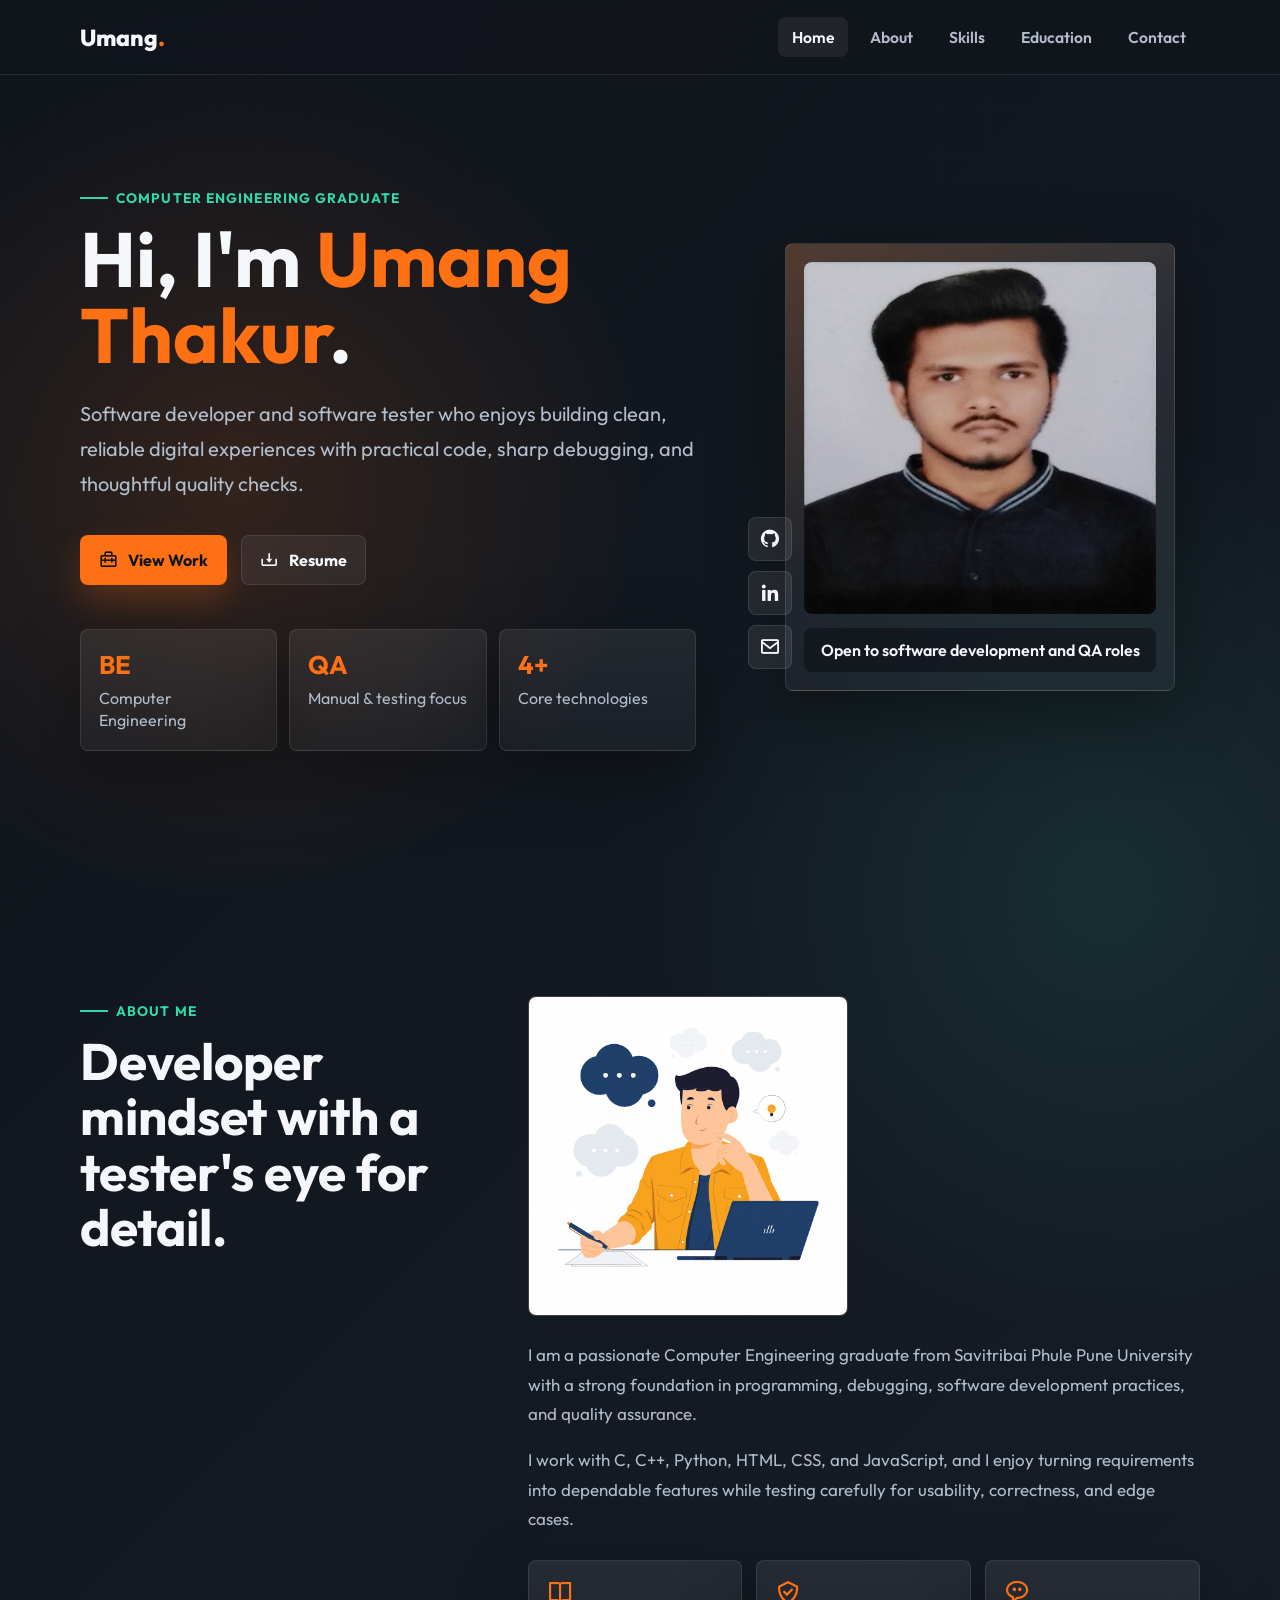
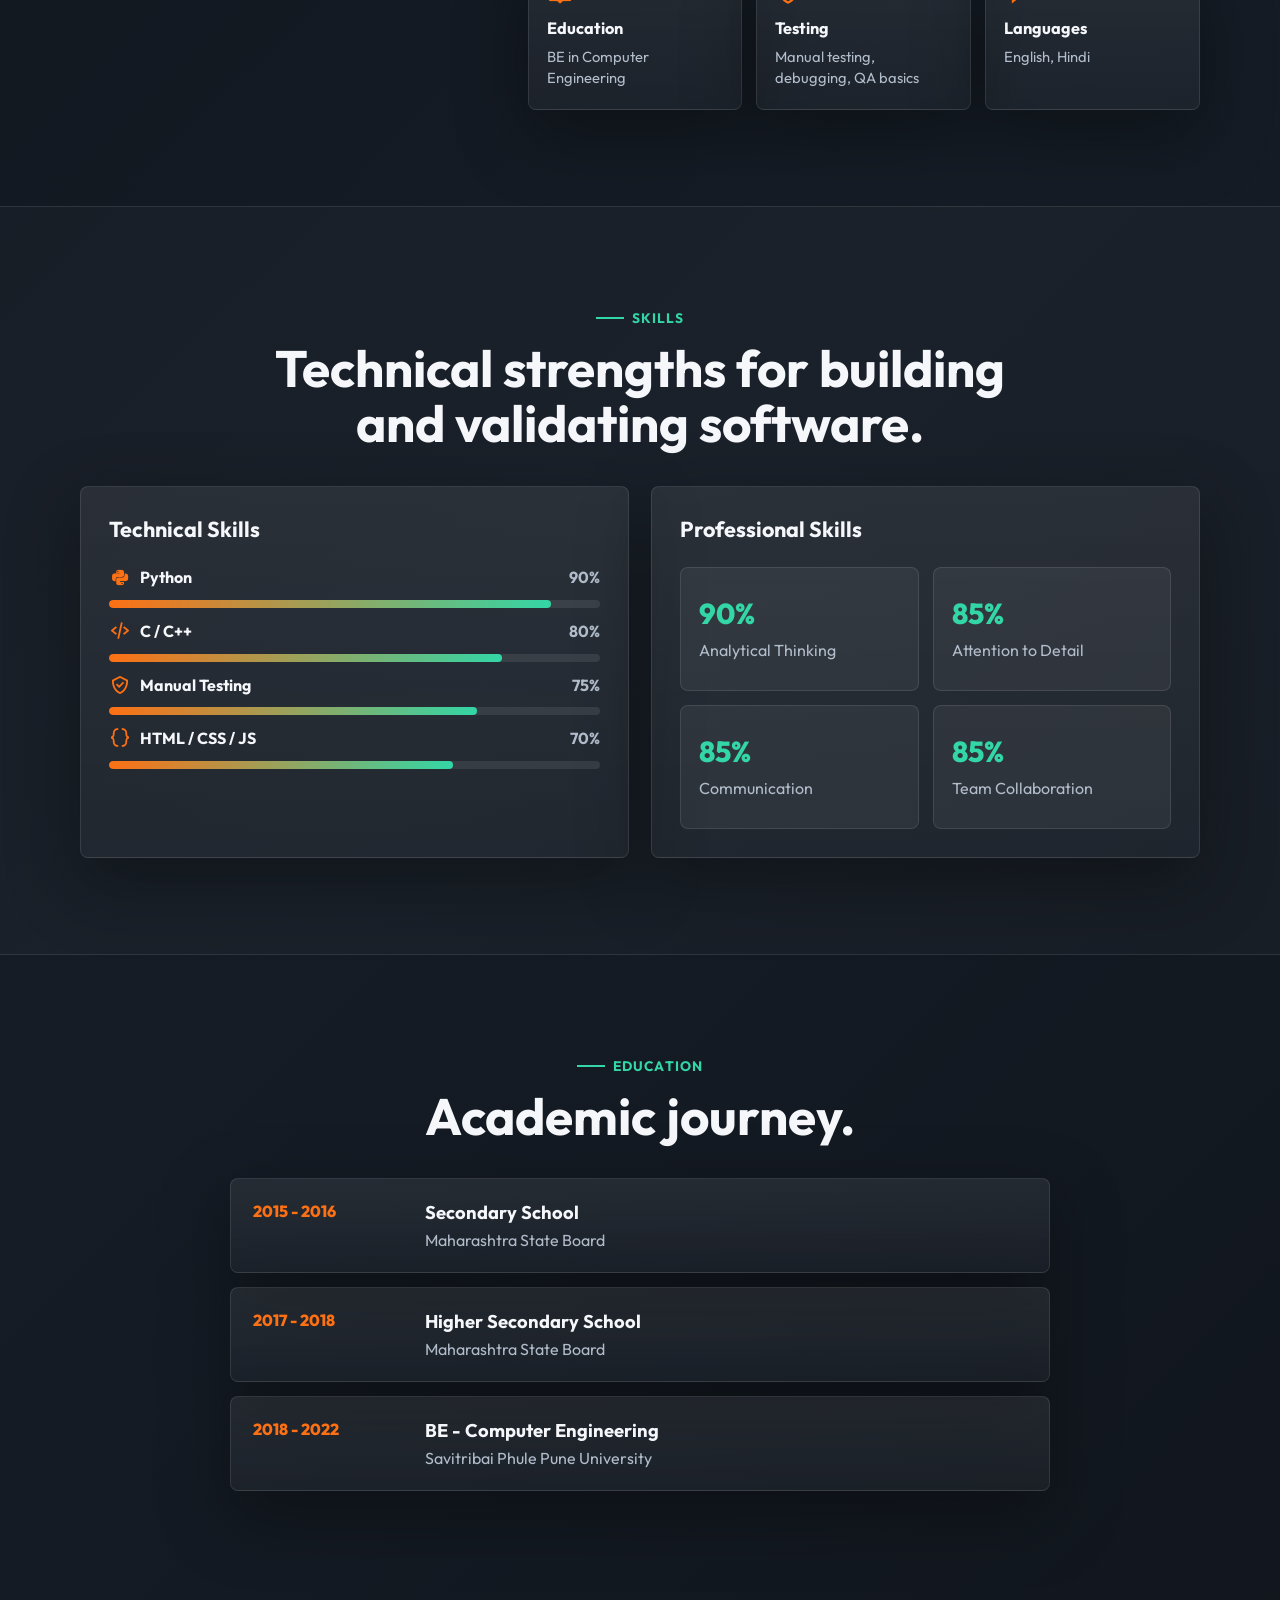
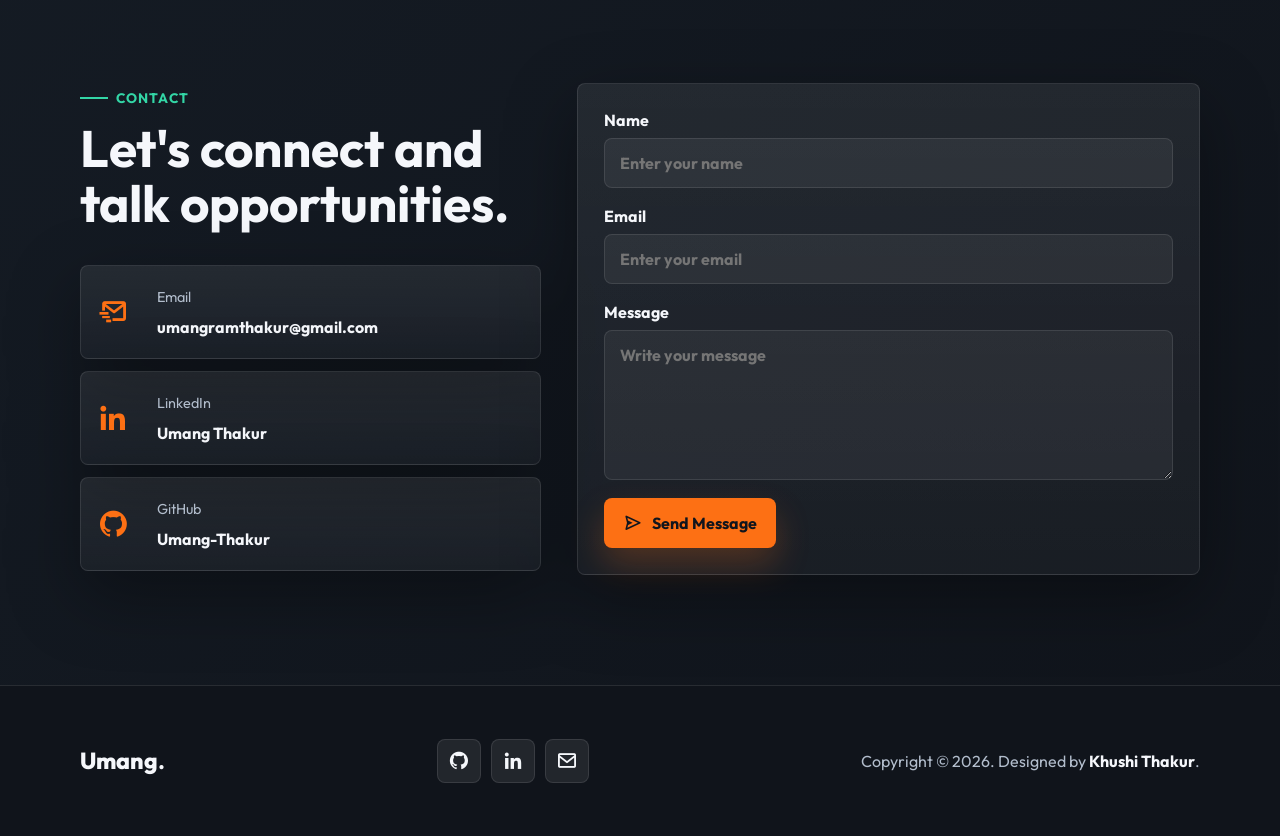
<file: index.html>
<!DOCTYPE html>
<html lang="en">

<head>
    <meta charset="UTF-8">
    <meta name="viewport" content="width=device-width, initial-scale=1.0">
    <meta name="description"
        content="Portfolio of Umang Thakur, a Computer Engineering graduate focused on software development and testing.">
    <title>Umang Thakur | Software Developer</title>
    <link href="https://unpkg.com/boxicons@2.1.4/css/boxicons.min.css" rel="stylesheet">
    <link rel="stylesheet" href="index.css">
</head>

<body>
    <header class="site-header">
        <nav class="nav container" aria-label="Primary navigation">
            <a href="#home" class="logo">Umang<span>.</span></a>

            <input type="checkbox" id="menu-toggle" aria-label="Toggle navigation menu">
            <label for="menu-toggle" class="menu-button" aria-hidden="true">
                <i class="bx bx-menu"></i>
            </label>

            <ul class="nav-list">
                <li><a href="#home" class="active">Home</a></li>
                <li><a href="#about">About</a></li>
                <li><a href="#skills">Skills</a></li>

                <li><a href="#education">Education</a></li>
                <li><a href="#contact">Contact</a></li>
            </ul>
        </nav>
    </header>

    <main>
        <section id="home" class="hero section">
            <div class="container hero-grid">
                <div class="hero-copy">
                    <p class="eyebrow">Computer Engineering Graduate</p>
                    <h1>Hi, I'm <span>Umang Thakur</span>.</h1>
                    <p class="hero-description">
                        Software developer and software tester who enjoys building clean, reliable digital experiences
                        with practical code, sharp debugging, and thoughtful quality checks.
                    </p>

                    <div class="hero-actions">
                        <a href="#projects" class="button button-primary">
                            <i class="bx bx-briefcase-alt-2"></i>
                            View Work
                        </a>
                        <a href="files/Umang_Thakur.pdf" download class="button button-secondary">
                            <i class="bx bx-download"></i>
                            Resume
                        </a>
                    </div>

                    <div class="hero-stats" aria-label="Profile highlights">
                        <div>
                            <strong>BE</strong>
                            <span>Computer Engineering</span>
                        </div>
                        <div>
                            <strong>QA</strong>
                            <span>Manual & testing focus</span>
                        </div>
                        <div>
                            <strong>4+</strong>
                            <span>Core technologies</span>
                        </div>
                    </div>
                </div>

                <div class="hero-visual" aria-label="Profile photo and social links">
                    <div class="profile-card">
                        <div class="profile-frame">
                            <img src="images/PassportPhoto.jpeg" alt="Umang Thakur" class="profile-photo">
                        </div>
                        <div class="profile-caption">
                            <span>Open to software development and QA roles</span>
                        </div>
                    </div>

                    <div class="social-ring" aria-label="Social profiles">
                        <a href="https://github.com/Umang-Thakur" aria-label="GitHub">
                            <i class="bx bxl-github"></i>
                        </a>
                        <a href="https://www.linkedin.com/in/umang-thakur-3665771a2?utm_source=share&utm_campaign=share_via&utm_content=profile&utm_medium=android_app"
                            aria-label="LinkedIn">
                            <i class="bx bxl-linkedin"></i>
                        </a>
                        <a href="mailto:umangramthakur@gmail.com" aria-label="Email">
                            <i class="bx bx-envelope"></i>
                        </a>
                    </div>
                </div>
            </div>
        </section>

        <section id="about" class="section">
            <div class="container two-column">
                <div class="section-heading align-left">
                    <p class="eyebrow">About Me</p>
                    <h2>Developer mindset with a tester's eye for detail.</h2>
                </div>

                <div class="about-panel">
                    <div class="about-image">
                        <img src="images/about_img.png" alt="Umang working illustration">
                    </div>
                    <div class="about-content">
                        <p>
                            I am a passionate Computer Engineering graduate from Savitribai Phule Pune University with
                            a strong foundation in programming, debugging, software development practices, and quality
                            assurance.
                        </p>
                        <p>
                            I work with C, C++, Python, HTML, CSS, and JavaScript, and I enjoy turning requirements
                            into dependable features while testing carefully for usability, correctness, and edge cases.
                        </p>

                        <div class="about-cards">
                            <article>
                                <i class="bx bx-book-open"></i>
                                <h3>Education</h3>
                                <p>BE in Computer Engineering</p>
                            </article>
                            <article>
                                <i class="bx bx-check-shield"></i>
                                <h3>Testing</h3>
                                <p>Manual testing, debugging, QA basics</p>
                            </article>
                            <article>
                                <i class="bx bx-message-rounded-dots"></i>
                                <h3>Languages</h3>
                                <p>English, Hindi</p>
                            </article>
                        </div>
                    </div>
                </div>
            </div>
        </section>

        <section id="skills" class="section skills-section">
            <div class="container">
                <div class="section-heading">
                    <p class="eyebrow">Skills</p>
                    <h2>Technical strengths for building and validating software.</h2>
                </div>

                <div class="skills-grid">
                    <article class="skill-panel">
                        <h3>Technical Skills</h3>
                        <div class="skill-list">
                            <div class="skill-row" style="--level: 90%">
                                <span><i class="bx bxl-python"></i> Python</span>
                                <strong>90%</strong>
                            </div>
                            <div class="skill-bar"><span style="width: 90%"></span></div>

                            <div class="skill-row" style="--level: 80%">
                                <span><i class="bx bx-code-alt"></i> C / C++</span>
                                <strong>80%</strong>
                            </div>
                            <div class="skill-bar"><span style="width: 80%"></span></div>

                            <div class="skill-row" style="--level: 75%">
                                <span><i class="bx bx-check-shield"></i> Manual Testing</span>
                                <strong>75%</strong>
                            </div>
                            <div class="skill-bar"><span style="width: 75%"></span></div>

                            <div class="skill-row" style="--level: 70%">
                                <span><i class="bx bx-code-curly"></i> HTML / CSS / JS</span>
                                <strong>70%</strong>
                            </div>
                            <div class="skill-bar"><span style="width: 70%"></span></div>
                        </div>
                    </article>

                    <article class="skill-panel">
                        <h3>Professional Skills</h3>
                        <div class="soft-skills">
                            <div>
                                <span>90%</span>
                                <p>Analytical Thinking</p>
                            </div>
                            <div>
                                <span>85%</span>
                                <p>Attention to Detail</p>
                            </div>
                            <div>
                                <span>85%</span>
                                <p>Communication</p>
                            </div>
                            <div>
                                <span>85%</span>
                                <p>Team Collaboration</p>
                            </div>
                        </div>
                    </article>
                </div>
            </div>
        </section>

        <!--<section id="projects" class="section">
            <div class="container">
                <div class="section-heading">
                    <p class="eyebrow">Projects</p>
                    <h2>Selected work and practice areas.</h2>
                </div>

                <div class="projects-grid">
                    <article class="project-card">
                        <div class="project-icon"><i class="bx bx-window-alt"></i></div>
                        <h3>Portfolio Website</h3>
                        <p>
                            Designed and developed a responsive personal website to present profile, skills, education,
                            resume, and contact information.
                        </p>
                        <div class="tags">
                            <span>HTML</span>
                            <span>CSS</span>
                            <span>JavaScript</span>
                        </div>
                    </article>

                    <article class="project-card">
                        <div class="project-icon"><i class="bx bx-bug-alt"></i></div>
                        <h3>Testing Practice</h3>
                        <p>
                            Built a practical QA workflow around requirement understanding, test case thinking,
                            debugging, and manual validation.
                        </p>
                        <div class="tags">
                            <span>Manual QA</span>
                            <span>Debugging</span>
                            <span>Test Cases</span>
                        </div>
                    </article>

                    <article class="project-card">
                        <div class="project-icon"><i class="bx bx-code-block"></i></div>
                        <h3>Programming Foundation</h3>
                        <p>
                            Strengthened core programming concepts through C, C++, and Python practice focused on
                            logic, problem solving, and clean implementation.
                        </p>
                        <div class="tags">
                            <span>Python</span>
                            <span>C++</span>
                            <span>Logic</span>
                        </div>
                    </article>
                </div>
            </div>
        </section>-->

        <section id="education" class="section">
            <div class="container">
                <div class="section-heading">
                    <p class="eyebrow">Education</p>
                    <h2>Academic journey.</h2>
                </div>

                <div class="timeline">
                    <article class="timeline-item">
                        <span>2015 - 2016</span>
                        <div>
                            <h3>Secondary School</h3>
                            <p>Maharashtra State Board</p>
                        </div>
                    </article>
                    <article class="timeline-item">
                        <span>2017 - 2018</span>
                        <div>
                            <h3>Higher Secondary School</h3>
                            <p>Maharashtra State Board</p>
                        </div>
                    </article>
                    <article class="timeline-item">
                        <span>2018 - 2022</span>
                        <div>
                            <h3>BE - Computer Engineering</h3>
                            <p>Savitribai Phule Pune University</p>
                        </div>
                    </article>
                </div>
            </div>
        </section>

        <section id="contact" class="section contact-section">
            <div class="container contact-grid">
                <div>
                    <div class="section-heading align-left">
                        <p class="eyebrow">Contact</p>
                        <h2>Let's connect and talk opportunities.</h2>
                    </div>

                    <div class="contact-cards">
                        <a href="mailto:umangramthakur@gmail.com" class="contact-card">
                            <i class="bx bx-mail-send"></i>
                            <span>Email</span>
                            <strong>umangramthakur@gmail.com</strong>
                        </a>
                        <a href="https://www.linkedin.com/in/umang-thakur-3665771a2?utm_source=share&utm_campaign=share_via&utm_content=profile&utm_medium=android_app"
                            class="contact-card">
                            <i class="bx bxl-linkedin"></i>
                            <span>LinkedIn</span>
                            <strong>Umang Thakur</strong>
                        </a>
                        <a href="https://github.com/Umang-Thakur" class="contact-card">
                            <i class="bx bxl-github"></i>
                            <span>GitHub</span>
                            <strong>Umang-Thakur</strong>
                        </a>
                    </div>
                </div>

                <form class="contact-form">
                    <label>
                        Name
                        <input type="text" name="name" placeholder="Enter your name" required>
                    </label>
                    <label>
                        Email
                        <input type="email" name="email" placeholder="Enter your email" required>
                    </label>
                    <label>
                        Message
                        <textarea name="message" rows="6" placeholder="Write your message" required></textarea>
                    </label>
                    <button type="submit" class="button button-primary">
                        <i class="bx bx-send"></i>
                        Send Message
                    </button>
                </form>
            </div>
        </section>
    </main>

    <footer class="footer">
        <div class="container footer-content">
            <a href="#home" class="logo">Umang<span>.</span></a>
            <div class="footer-socials">
                <a href="https://github.com/Umang-Thakur" aria-label="GitHub"><i class="bx bxl-github"></i></a>
                <a href="https://www.linkedin.com/in/umang-thakur-3665771a2?utm_source=share&utm_campaign=share_via&utm_content=profile&utm_medium=android_app"
                    aria-label="LinkedIn"><i class="bx bxl-linkedin"></i></a>
                <a href="mailto:umangramthakur@gmail.com" aria-label="Email"><i class="bx bx-envelope"></i></a>
            </div>
            <p>Copyright &copy; 2026. Designed by <a href="https://thakur-khushi.github.io/KhushiThakur/"
                    target="_blank" rel="noopener noreferrer">Khushi Thakur</a>.</p>
        </div>
    </footer>

    <script src="script.js"></script>
</body>

</html>
</file>
<file: index.css>
@import url('https://fonts.googleapis.com/css2?family=Outfit:wght@300;400;500;600;700;800&display=swap');

:root {
  --bg: #10141b;
  --surface: #171d26;
  --surface-2: #202832;
  --text: #f5f7fb;
  --muted: #b2bdcc;
  --line: rgba(255, 255, 255, 0.1);
  --accent: #fd7014;
  --accent-2: #33d6a6;
  --accent-3: #61a8ff;
  --shadow: 0 24px 70px rgba(0, 0, 0, 0.35);
  --radius: 8px;
  --header-height: 74px;
}

* {
  box-sizing: border-box;
  margin: 0;
  padding: 0;
}

html {
  scroll-behavior: smooth;
  scroll-padding-top: var(--header-height);
}

body {
  min-height: 100vh;
  font-family: 'Outfit', Arial, sans-serif;
  color: var(--text);
  background:
    radial-gradient(circle at 18% 12%, rgba(253, 112, 20, 0.14), transparent 26rem),
    radial-gradient(circle at 86% 22%, rgba(51, 214, 166, 0.11), transparent 28rem),
    linear-gradient(135deg, #10141b 0%, #151c25 52%, #10141b 100%);
}

body::before {
  content: '';
  position: fixed;
  inset: 0;
  pointer-events: none;
  opacity: 0.18;
  background-image:
    linear-gradient(rgba(255, 255, 255, 0.07) 1px, transparent 1px),
    linear-gradient(90deg, rgba(255, 255, 255, 0.07) 1px, transparent 1px);
  background-size: 52px 52px;
  mask-image: linear-gradient(to bottom, black, transparent 80%);
}

img {
  display: block;
  max-width: 100%;
}

a {
  color: inherit;
  text-decoration: none;
}

ul {
  list-style: none;
}

.container {
  width: min(1120px, calc(100% - 40px));
  margin-inline: auto;
}

.section {
  padding: 96px 0;
  position: relative;
}

.site-header {
  position: fixed;
  inset: 0 0 auto;
  z-index: 50;
  background: rgba(16, 20, 27, 0.82);
  border-bottom: 1px solid var(--line);
  backdrop-filter: blur(18px);
}

.nav {
  min-height: var(--header-height);
  display: flex;
  align-items: center;
  justify-content: space-between;
  gap: 24px;
}

.logo {
  font-size: 1.45rem;
  font-weight: 800;
  letter-spacing: 0;
}

.logo span {
  color: var(--accent);
}

#menu-toggle {
  display: none;
}

.menu-button {
  display: none;
  width: 44px;
  height: 44px;
  align-items: center;
  justify-content: center;
  border: 1px solid var(--line);
  border-radius: var(--radius);
  color: var(--text);
  cursor: pointer;
}

.menu-button i {
  font-size: 1.7rem;
}

.nav-list {
  display: flex;
  align-items: center;
  gap: 8px;
}

.nav-list a {
  display: inline-flex;
  align-items: center;
  min-height: 40px;
  padding: 0 14px;
  border-radius: var(--radius);
  color: var(--muted);
  font-size: 0.98rem;
  font-weight: 600;
  transition: color 0.2s ease, background 0.2s ease;
}

.nav-list a:hover,
.nav-list a.active {
  color: var(--text);
  background: rgba(255, 255, 255, 0.07);
}

.hero {
  min-height: 100vh;
  display: flex;
  align-items: center;
  padding-top: calc(var(--header-height) + 56px);
}

.hero-grid {
  display: grid;
  grid-template-columns: minmax(0, 1.05fr) minmax(320px, 0.75fr);
  align-items: center;
  gap: 64px;
}

.eyebrow {
  display: inline-flex;
  align-items: center;
  gap: 8px;
  margin-bottom: 14px;
  color: var(--accent-2);
  font-size: 0.86rem;
  font-weight: 700;
  letter-spacing: 0.08em;
  text-transform: uppercase;
}

.eyebrow::before {
  content: '';
  width: 28px;
  height: 2px;
  background: currentColor;
}

.hero h1,
.section-heading h2 {
  max-width: 780px;
  font-size: clamp(2.45rem, 6vw, 5.45rem);
  line-height: 0.98;
  letter-spacing: 0;
}

.hero h1 span,
.section-heading h2 span {
  color: var(--accent);
}

.hero-description {
  max-width: 650px;
  margin-top: 24px;
  color: var(--muted);
  font-size: clamp(1.04rem, 2vw, 1.25rem);
  line-height: 1.75;
}

.hero-actions {
  display: flex;
  flex-wrap: wrap;
  gap: 14px;
  margin-top: 34px;
}

.button {
  display: inline-flex;
  align-items: center;
  justify-content: center;
  gap: 10px;
  min-height: 50px;
  padding: 0 18px;
  border: 1px solid transparent;
  border-radius: var(--radius);
  font: inherit;
  font-weight: 700;
  cursor: pointer;
  transition: transform 0.2s ease, border-color 0.2s ease, background 0.2s ease;
}

.button i {
  font-size: 1.2rem;
}

.button-primary {
  color: #11151d;
  background: var(--accent);
  box-shadow: 0 16px 34px rgba(253, 112, 20, 0.24);
}

.button-secondary {
  color: var(--text);
  background: rgba(255, 255, 255, 0.06);
  border-color: var(--line);
}

.button:hover {
  transform: translateY(-2px);
}

.hero-stats {
  display: grid;
  grid-template-columns: repeat(3, minmax(0, 1fr));
  gap: 12px;
  margin-top: 44px;
}

.hero-stats div,
.skill-panel,
.project-card,
.contact-form,
.contact-card,
.about-cards article,
.timeline-item {
  background: linear-gradient(180deg, rgba(255, 255, 255, 0.075), rgba(255, 255, 255, 0.035));
  border: 1px solid var(--line);
  border-radius: var(--radius);
  box-shadow: var(--shadow);
}

.hero-stats div {
  min-height: 108px;
  padding: 18px;
}

.hero-stats strong {
  display: block;
  color: var(--accent);
  font-size: 1.6rem;
}

.hero-stats span {
  display: block;
  margin-top: 6px;
  color: var(--muted);
  line-height: 1.4;
}

.hero-visual {
  position: relative;
  display: grid;
  place-items: center;
}

.profile-card {
  width: min(100%, 390px);
  padding: 18px;
  border: 1px solid var(--line);
  border-radius: var(--radius);
  background:
    linear-gradient(145deg, rgba(253, 112, 20, 0.18), transparent 48%),
    linear-gradient(180deg, rgba(255, 255, 255, 0.11), rgba(255, 255, 255, 0.04));
  box-shadow: var(--shadow);
}

.profile-frame {
  overflow: hidden;
  aspect-ratio: 1;
  border-radius: var(--radius);
  background: var(--surface-2);
}

.profile-photo {
  width: 100%;
  height: 100%;
  object-fit: cover;
  object-position: center top;
}

.profile-caption {
  margin-top: 14px;
  padding: 12px;
  border-radius: var(--radius);
  color: var(--text);
  background: rgba(16, 20, 27, 0.72);
  text-align: center;
  font-weight: 600;
}

.social-ring {
  position: absolute;
  inset: auto auto 22px -12px;
  display: grid;
  gap: 10px;
}

.social-ring a,
.footer-socials a {
  display: inline-grid;
  place-items: center;
  width: 44px;
  height: 44px;
  border: 1px solid var(--line);
  border-radius: var(--radius);
  background: rgba(255, 255, 255, 0.08);
  color: var(--text);
  transition: transform 0.2s ease, background 0.2s ease;
}

.social-ring a:hover,
.footer-socials a:hover {
  transform: translateY(-2px);
  background: var(--accent);
  color: #11151d;
}

.social-ring i,
.footer-socials i {
  font-size: 1.35rem;
}

.section-heading {
  margin-bottom: 34px;
  text-align: center;
}

.section-heading.align-left {
  text-align: left;
}

.section-heading.align-left .eyebrow {
  justify-content: flex-start;
}

.section-heading h2 {
  margin-inline: auto;
  font-size: clamp(2rem, 4vw, 3.6rem);
  line-height: 1.08;
}

.align-left h2 {
  margin-inline: 0;
}

.two-column {
  display: grid;
  grid-template-columns: 0.75fr 1.25fr;
  gap: 44px;
  align-items: start;
}

.about-panel {
  display: grid;
  gap: 24px;
}

.about-image {
  width: min(320px, 100%);
  overflow: hidden;
  border-radius: var(--radius);
  border: 1px solid var(--line);
  background: var(--surface-2);
}

.about-image img {
  width: 100%;
  height: 100%;
  object-fit: cover;
}

.about-content p {
  color: var(--muted);
  font-size: 1.06rem;
  line-height: 1.75;
}

.about-content p + p {
  margin-top: 16px;
}

.about-cards {
  display: grid;
  grid-template-columns: repeat(3, minmax(0, 1fr));
  gap: 14px;
  margin-top: 26px;
}

.about-cards article {
  min-height: 150px;
  padding: 18px;
}

.about-cards i {
  color: var(--accent);
  font-size: 1.7rem;
}

.about-cards h3 {
  margin-top: 10px;
  font-size: 1.02rem;
}

.about-cards p {
  margin-top: 8px;
  font-size: 0.92rem;
  line-height: 1.45;
}

.skills-section {
  background: rgba(255, 255, 255, 0.025);
  border-block: 1px solid var(--line);
}

.skills-grid {
  display: grid;
  grid-template-columns: repeat(2, minmax(0, 1fr));
  gap: 22px;
}

.skill-panel {
  padding: 28px;
}

.skill-panel h3 {
  margin-bottom: 24px;
  font-size: 1.35rem;
}

.skill-list {
  display: grid;
  gap: 12px;
}

.skill-row {
  display: flex;
  align-items: center;
  justify-content: space-between;
  gap: 12px;
}

.skill-row span {
  display: inline-flex;
  align-items: center;
  gap: 9px;
  color: var(--text);
  font-weight: 700;
}

.skill-row i {
  color: var(--accent);
  font-size: 1.35rem;
}

.skill-row strong {
  color: var(--muted);
}

.skill-bar {
  height: 8px;
  overflow: hidden;
  border-radius: 999px;
  background: rgba(255, 255, 255, 0.09);
}

.skill-bar span {
  display: block;
  height: 100%;
  border-radius: inherit;
  background: linear-gradient(90deg, var(--accent), var(--accent-2));
}

.soft-skills {
  display: grid;
  grid-template-columns: repeat(2, minmax(0, 1fr));
  gap: 14px;
}

.soft-skills div {
  min-height: 124px;
  padding: 18px;
  display: grid;
  align-content: center;
  border-radius: var(--radius);
  background: rgba(255, 255, 255, 0.055);
  border: 1px solid var(--line);
}

.soft-skills span {
  color: var(--accent-2);
  font-size: 1.8rem;
  font-weight: 800;
}

.soft-skills p {
  margin-top: 8px;
  color: var(--muted);
  line-height: 1.4;
}

.projects-grid {
  display: grid;
  grid-template-columns: repeat(3, minmax(0, 1fr));
  gap: 18px;
}

.project-card {
  min-height: 320px;
  padding: 26px;
  display: flex;
  flex-direction: column;
  transition: transform 0.2s ease, border-color 0.2s ease;
}

.project-card:hover {
  transform: translateY(-5px);
  border-color: rgba(253, 112, 20, 0.42);
}

.project-icon {
  display: grid;
  place-items: center;
  width: 52px;
  height: 52px;
  border-radius: var(--radius);
  color: #11151d;
  background: var(--accent);
}

.project-icon i {
  font-size: 1.6rem;
}

.project-card h3 {
  margin-top: 24px;
  font-size: 1.28rem;
}

.project-card p {
  margin-top: 12px;
  color: var(--muted);
  line-height: 1.65;
}

.tags {
  display: flex;
  flex-wrap: wrap;
  gap: 8px;
  margin-top: auto;
  padding-top: 24px;
}

.tags span {
  padding: 7px 10px;
  border-radius: var(--radius);
  color: var(--text);
  background: rgba(97, 168, 255, 0.13);
  border: 1px solid rgba(97, 168, 255, 0.22);
  font-size: 0.86rem;
  font-weight: 700;
}

.timeline {
  max-width: 820px;
  margin: 0 auto;
  display: grid;
  gap: 14px;
}

.timeline-item {
  display: grid;
  grid-template-columns: 150px 1fr;
  gap: 22px;
  padding: 22px;
}

.timeline-item span {
  color: var(--accent);
  font-weight: 800;
}

.timeline-item h3 {
  font-size: 1.15rem;
}

.timeline-item p {
  margin-top: 6px;
  color: var(--muted);
}

.contact-section {
  padding-bottom: 110px;
}

.contact-grid {
  display: grid;
  grid-template-columns: 0.85fr 1.15fr;
  gap: 36px;
  align-items: start;
}

.contact-cards {
  display: grid;
  gap: 12px;
}

.contact-card {
  min-height: 94px;
  padding: 16px;
  display: grid;
  grid-template-columns: 46px 1fr;
  align-items: center;
  column-gap: 14px;
  transition: transform 0.2s ease, border-color 0.2s ease;
}

.contact-card:hover {
  transform: translateY(-2px);
  border-color: rgba(253, 112, 20, 0.42);
}

.contact-card i {
  grid-row: span 2;
  color: var(--accent);
  font-size: 2rem;
}

.contact-card span {
  color: var(--muted);
  font-size: 0.9rem;
}

.contact-card strong {
  min-width: 0;
  overflow-wrap: anywhere;
}

.contact-form {
  padding: 26px;
}

.contact-form label {
  display: grid;
  gap: 8px;
  margin-bottom: 18px;
  color: var(--text);
  font-weight: 700;
}

.contact-form input,
.contact-form textarea {
  width: 100%;
  border: 1px solid var(--line);
  border-radius: var(--radius);
  background: rgba(255, 255, 255, 0.055);
  color: var(--text);
  font: inherit;
  outline: none;
  padding: 14px 15px;
  transition: border-color 0.2s ease, box-shadow 0.2s ease;
}

.contact-form textarea {
  resize: vertical;
}

.contact-form input:focus,
.contact-form textarea:focus {
  border-color: var(--accent);
  box-shadow: 0 0 0 4px rgba(253, 112, 20, 0.14);
}

.footer {
  border-top: 1px solid var(--line);
  background: rgba(16, 20, 27, 0.9);
}

.footer-content {
  min-height: 150px;
  display: flex;
  align-items: center;
  justify-content: space-between;
  gap: 24px;
  padding: 30px 0;
}

.footer-socials {
  display: flex;
  gap: 10px;
}

.footer p {
  color: var(--muted);
}

.footer span,
.footer p a {
  color: var(--text);
  font-weight: 700;
}

.footer p a:hover {
  color: var(--accent);
}

@media (max-width: 920px) {
  .container {
    width: min(100% - 30px, 720px);
  }

  .menu-button {
    display: inline-flex;
  }

  .nav-list {
    position: absolute;
    top: calc(var(--header-height) - 1px);
    left: 15px;
    right: 15px;
    display: grid;
    gap: 6px;
    padding: 12px;
    border: 1px solid var(--line);
    border-radius: var(--radius);
    background: rgba(16, 20, 27, 0.96);
    box-shadow: var(--shadow);
    opacity: 0;
    pointer-events: none;
    transform: translateY(-8px);
    transition: opacity 0.2s ease, transform 0.2s ease;
  }

  #menu-toggle:checked ~ .nav-list {
    opacity: 1;
    pointer-events: auto;
    transform: translateY(0);
  }

  .nav-list a {
    width: 100%;
    justify-content: center;
  }

  .hero-grid,
  .two-column,
  .skills-grid,
  .contact-grid {
    grid-template-columns: 1fr;
  }

  .hero {
    min-height: auto;
  }

  .hero-visual {
    order: -1;
  }

  .social-ring {
    left: 8px;
  }

  .about-cards,
  .projects-grid {
    grid-template-columns: 1fr;
  }

  .footer-content {
    flex-direction: column;
    text-align: center;
  }
}

@media (max-width: 620px) {
  .section {
    padding: 74px 0;
  }

  .hero {
    padding-top: calc(var(--header-height) + 34px);
  }

  .hero-grid {
    gap: 36px;
  }

  .hero-actions,
  .hero-actions .button {
    width: 100%;
  }

  .hero-stats,
  .soft-skills,
  .timeline-item {
    grid-template-columns: 1fr;
  }

  .hero-stats div {
    min-height: auto;
  }

  .profile-card,
  .skill-panel,
  .project-card,
  .contact-form {
    padding: 18px;
  }

  .social-ring {
    position: static;
    display: flex;
    justify-content: center;
    margin-top: 12px;
  }

  .about-cards {
    grid-template-columns: 1fr;
  }

  .timeline-item {
    gap: 8px;
  }

  .contact-card {
    grid-template-columns: 38px 1fr;
  }
}

@media (prefers-reduced-motion: reduce) {
  *,
  *::before,
  *::after {
    scroll-behavior: auto !important;
    transition-duration: 0.01ms !important;
    animation-duration: 0.01ms !important;
    animation-iteration-count: 1 !important;
  }
}
</file>
